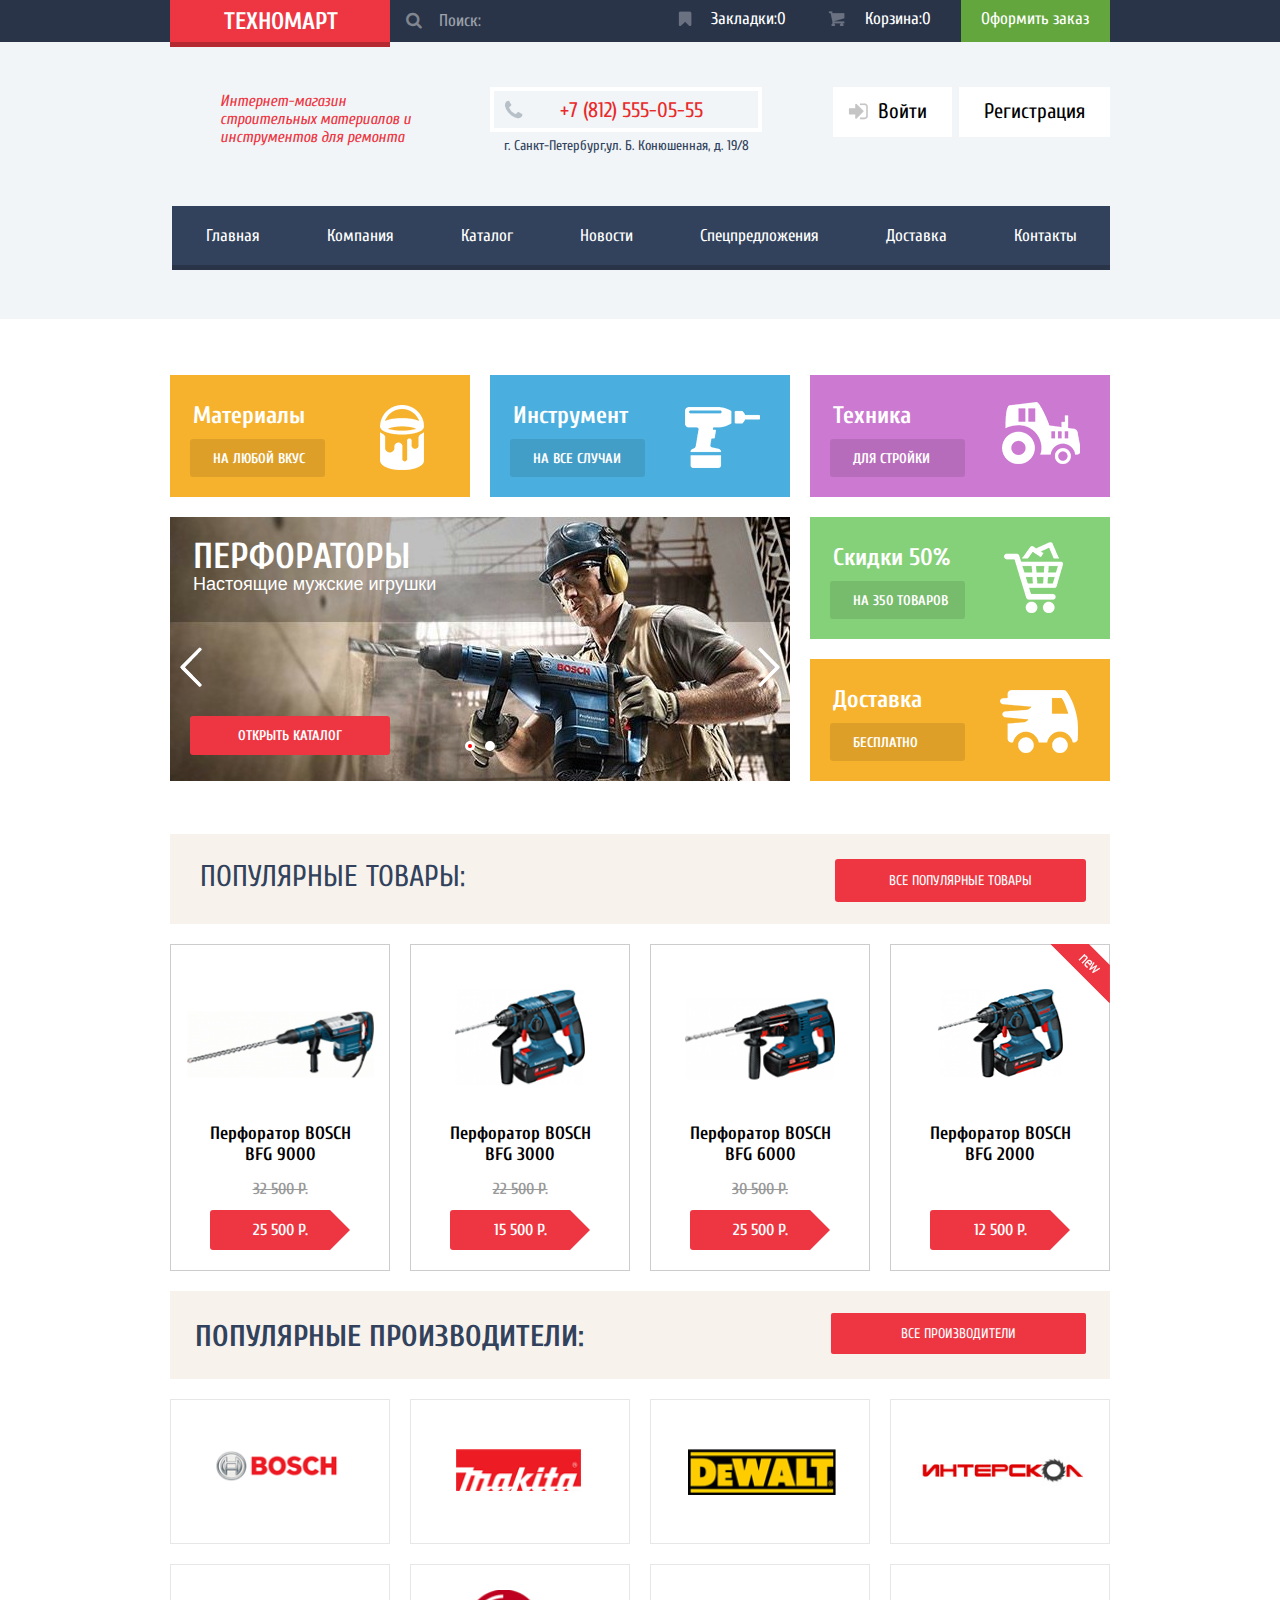
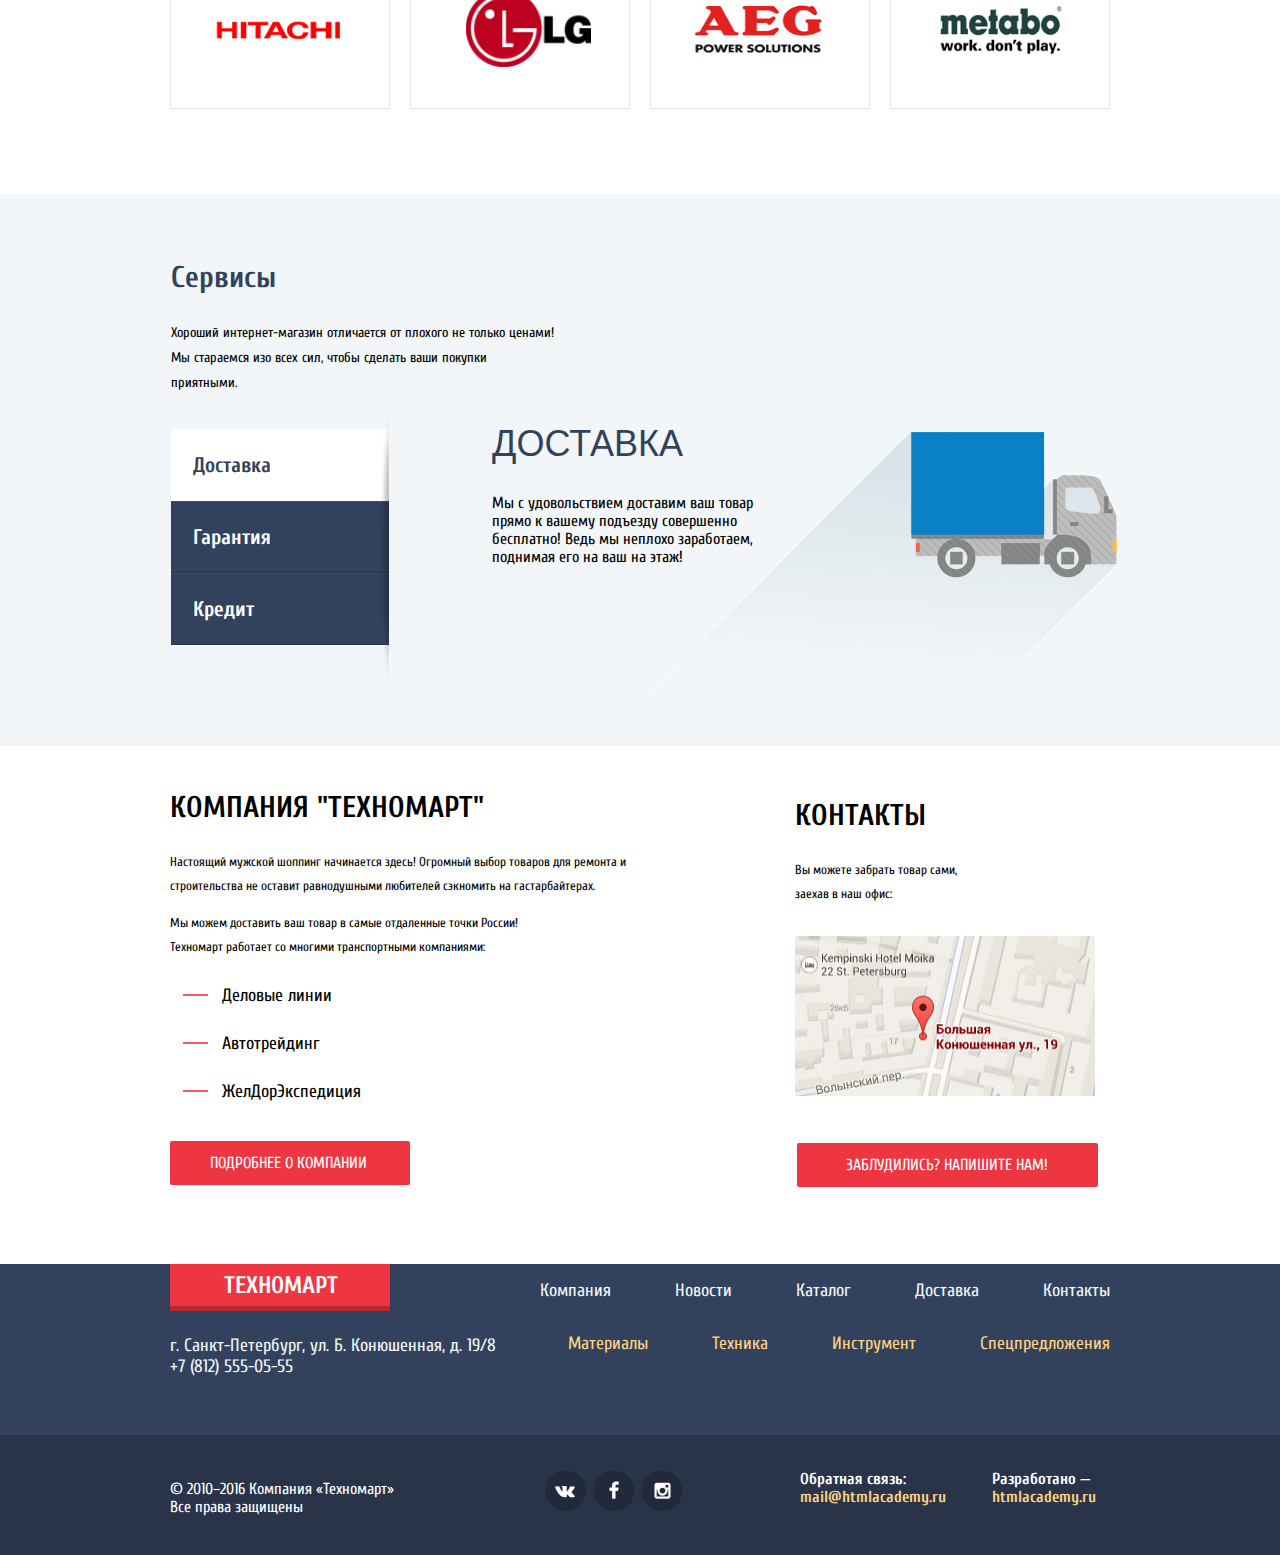
<file: index.html>
<!DOCTYPE html>
<html lang="ru">
    
    <head>
        <meta charset="utf-8">
        <title>Техномарт</title>
        <link href='https://fonts.googleapis.com/css?family=Cuprum:400,400italic,700,700italic&subset=latin,cyrillic' rel='stylesheet' type='text/css'>
        <link href='https://fonts.googleapis.com/css?family=PT+Sans:400,700&subset=latin,cyrillic' rel='stylesheet' type='text/css'>
        <link rel="stylesheet" href="css/normalize.css">
        <link rel="stylesheet" href="css/style.min.css">
    </head>
    
<body>
      
    <header class="main-header">
        <div class="top-navigator-line">
            <div class="container clearfix">
                <div class="top-navigation">
                    <h2 class="logo">ТЕХНОМАРТ</h2>
                    <div class="search-container">
                        <input class="search" type="search" placeholder="Поиск:">
                    </div>
                    <div class="top-navigation-menu">
                        <a class="checkout" href="#">Оформить заказ</a>
                        <a class="cart" href="#">Корзина:0</a>
                        <a class="favourites" href="#">Закладки:0</a>
                    </div>    
                </div>
            </div>
        </div> 
        
        <div class="second-header">
            <div class="container clearfix">
                <div class="main-info">
                    <span class="main-left-info">Интернет-магазин строительных материалов и инструментов для ремонта</span>
                    <address class="main-right-info-address">
                        <div class="main-right-info-number">
                            <span class="number">+7 (812) 555-05-55</span>
                        </div>
                            <span class="address">г. Санкт-Петербург,ул. Б. Конюшенная, д. 19/8</span>
                    </address>
                </div>
                <div class="user-block">
                    <a class="registration" href="#">Регистрация</a>
                    <a class="login" href="#">Войти</a>
                </div>
                
                <nav class="main-navigation">
                    <ul>
                        <li><a href="#">Главная</a></li>
                        <li><a href="#">Компания</a></li>
                        <li><a href="catalog.html">Каталог</a></li>
                        <li><a href="#">Новости</a></li>
                        <li><a href="#">Спецпредложения</a></li>
                        <li><a href="#">Доставка</a></li>
                        <li><a href="#">Контакты</a></li>
                    </ul>
                </nav>
            </div>
        </div>
    </header>
    
    <main class="main-content">
        <div class="container clearfix">
            <div class="materials">
                <div class="material">
                    <h4>Материалы</h4>
                    <a href="#">НА ЛЮБОЙ ВКУС</a>
                </div>

                <div class="material">
                    <h4>Инструмент</h4>
                    <a href="#">НА ВСЕ СЛУЧАИ</a>
                </div>

                <div class="material">
                    <h4>Техника</h4>
                    <a href="#">ДЛЯ СТРОЙКИ</a>
                </div>

                <div class="material">
                    <div class="next-arrow"><img src="img/icons/icon-next-arrow.png" width="22" height="40" alt="next-arrow"></div>
                    <div class="back-arrow"><img src="img/icons/icon-back-arrow.png" width="22" height="40" alt="back-arrow"></div>
                    <div class="perforator">
                        <div class="material-line">
                            <h4>ПЕРФОРАТОРЫ</h4>
                            <span>Настоящие мужские игрушки</span>
                        </div>
                    </div>
                    <div class="drill">
                        <div class="material-line">
                            <h4>ДРЕЛИ</h4>
                            <span>Соседям на радость</span>
                            <img src="img/slider/slider2.jpg" width="618" height="266" alt="drill">
                        </div>
                    </div>
                    <a href="catalog.html">ОТКРЫТЬ КАТАЛОГ</a>
                    <div class="slider-controls">
                        <i class="active"></i>
                        <i></i>
                    </div>
                </div>

                <div class="material">
                    <h4>Скидки 50%</h4>
                    <a href="#">НА 350 ТОВАРОВ</a>
                </div>

                <div class="material">
                    <h4>Доставка</h4>
                    <a href="#">БЕСПЛАТНО</a>
                </div>                
            </div>    
        </div>
    

    
        <div class="popular-goods">
            <div class="container clearfix">
                <div class="popular-goods-line">
                    <h3>ПОПУЛЯРНЫЕ ТОВАРЫ:</h3>
                    <a href="#">ВСЕ ПОПУЛЯРНЫЕ ТОВАРЫ</a>
                </div>
                <div class="pop-goods-items">

                    <article class="pop-goods-item">
                        <div class="actions">
                          <a href="#" class="buy">Купить</a>
                          <a href="#" class="bookmark">В закладки</a>
                        </div>
                        <div class="pop-goods-item-image">
                            <img src="img/goods/good1.png" width="187" height="135" alt="Перфоратор BOSCH BFG 9000">
                        </div>
                        <h4 class="title">Перфоратор BOSCH BFG 9000</h4>
                        <div class="discount">32 500 Р.</div>
                        <div class="price">25 500 Р.</div>
                    </article>

                    <article class="pop-goods-item">
                        <div class="actions">
                          <a href="#" class="buy">Купить</a>
                          <a href="#" class="bookmark">В закладки</a>
                        </div>
                        <div class="pop-goods-item-image">
                            <img src="img/goods/good2.png" width="130" height="120" alt="Перфоратор BOSCH BFG 3000">
                        </div>
                        <h4 class="title">Перфоратор BOSCH BFG 3000</h4>
                        <div class="discount">22 500 Р.</div>
                        <div class="price">15 500 Р.</div>
                    </article>

                    <article class="pop-goods-item">
                        <div class="actions">
                          <a href="#" class="buy">Купить</a>
                          <a href="#" class="bookmark">В закладки</a>
                        </div>
                        <div class="pop-goods-item-image">
                            <img src="img/goods/good3.png" width="150" height="125" alt="Перфоратор BOSCH BFG 6000">
                        </div>
                        <h4 class="title">Перфоратор BOSCH BFG 6000</h4>
                        <div class="discount">30 500 Р.</div>
                        <div class="price">25 500 Р.</div>
                    </article>

                    <article class="pop-goods-item">
                        <div class="actions">
                          <a href="#" class="buy">Купить</a>
                          <a href="#" class="bookmark">В закладки</a>
                        </div>
                        <div class="pop-goods-item-image new">
                            <img src="img/goods/good4.png" width="125" height="112" alt="Перфоратор BOSCH BFG 2000">
                        </div>
                        <h4 class="title">Перфоратор BOSCH BFG 2000</h4>
                        <div class="discount"></div>
                        <div class="price">12 500 Р.</div>
                    </article>

                    <div class="modal-cart close-modal-cart">
                        <div class="top-line"></div>
                        <a class="closecart-icon" href="#"><img src="img/icons/icon-write-to-us-close.png" width="23" height="23" alt="closecart-icon"></a>
                        <div class="check-mark"><img src="img/icons/icon-check-mark.png" width="66" height="66" alt="check-mark"></div>
                        <h3>Товар добавлен в корзину!</h3>
                        <div class="bottom-line">
                            <a href="#">ОФОРМИТЬ ЗАКАЗ</a>
                            <a class="continue-shopping" href="#">ПРЕДЛОЖИТЬ ПОКУПКИ</a>
                        </div>
                    </div>
                </div>    
            </div>
        </div>    
        
        <div class="popular-brands">
            <div class="container clearfix">
                <div class="popular-brands-line">
                    <h3 class="popular-brands-header">ПОПУЛЯРНЫЕ ПРОИЗВОДИТЕЛИ:</h3>
                    <a class="popular-brands-all" href="#">ВСЕ ПРОИЗВОДИТЕЛИ</a>
                </div>
                <div class="popular-brands-container">
                    <div class="brands">
                        <a href="#"><img class="brand1" src="img/brands/brand1.png" width="125" height="35" alt="Популярные производители"></a>
                    </div>
                    <div class="brands">
                        <a href="#"><img class="brand2" src="img/brands/brand2.png" width="125" height="42" alt="Популярные производители"></a>
                    </div> 
                    <div class="brands">
                        <a href="#"><img class="brand3" src="img/brands/brand3.png" width="148" height="46" alt="Популярные производители"></a>
                    </div>
                    <div class="brands">
                        <a href="#"><img class="brand4" src="img/brands/brand4.png" width="180" height="80" alt="Популярные производители"></a>
                    </div>
                    <div class="brands">
                        <a href="#"><img class="brand5" src="img/brands/brand5.png" width="147" height="27" alt="Популярные производители"></a>
                    </div>
                    <div class="brands">
                        <a href="#"><img class="brand6" src="img/brands/brand6.png" width="125" height="77" alt="Популярные производители"></a>
                    </div>
                    <div class="brands">
                        <a href="#"><img class="brand7" src="img/brands/brand7.png" width="140" height="70" alt="Популярные производители"></a>
                    </div>
                    <div class="brands">
                        <a href="#"><img class="brand8" src="img/brands/brand8.png" width="160" height="60" alt="Популярные производители"></a>
                    </div>
                </div>
            </div>    
        </div>
    </main> 
    
    <div class="services-and-delivery">
        <div class="container clearfix">
            <div class="services-delivery-block">
                <div class="services">
                    <h4>Сервисы</h4>
                    <p>Хороший интернет-магазин отличается от плохого не только ценами! Мы стараемся изо всех сил, чтобы сделать ваши покупки приятными.
                    </p>
                </div>
                <div class="services-and-delivery-menu">
                    <ul>
                        <li><a class="services-btn1 showservices" href="#">Доставка</a></li>
                        <li><a class="services-btn2" href="#">Гарантия</a></li>
                        <li><a class="services-btn3" href="#">Кредит</a></li>
                    </ul>    
                    <div class="sd-shadow"><img src="img/services-and-delivery/shadow.png" width="10" height="282" alt="sd-shadow"></div>
                </div>

                <div class="tab-content1">
                    <h4>Доставка</h4>
                    <p>Мы с удовольствием доставим ваш товар прямо к вашему подъезду совершенно бесплатно! Ведь мы неплохо заработаем, поднимая его на ваш на этаж! 
                    </p>
                </div>
                        
                <div class="tab-content2 closetab">
                    <h4>Гарантия</h4>
                    <p>Если купленный у нас товар поломается или заискрит,а также в случае пожара, спровоцированного его возгаранием,  вы всегда можете быть уверены в нашей гарантии. Мы обменяем сгоревший товар на новый. Дом уж восстановите как-нибудь сами.</p>
                </div>                    
                    
            
                <div class="tab-content3 closetab">
                    <h4>Кредит</h4>
                    <p>Залезть в долговую яму стало проще! Кредитные консультанты придут вам на помощь.</p>

                    <a class="send-request" href="#">ОТПРАВИТЬ ЗАЯВКУ</a>
                    
                </div>
            </div>
        </div>     
    </div>
    
    <div class="about">
        <div class="container clearfix">
            <div class="company-contacts">
                <div class="company-tehnomart">
                    <h3 class="company-tehnomart-header">КОМПАНИЯ "ТЕХНОМАРТ"</h3>
                    <p>Настоящий мужской шоппинг начинается здесь! Огромный выбор товаров для ремонта и строительства не оставит равнодушными любителей сэкномить на гастарбайтерах. 
                    </p>
                    <p>Мы можем доставить ваш товар в самые отдаленные точки России! <br>Техномарт работает со многими транспортными компаниями: 
                    </p>

                    <div class="dash1"></div>
                    <div class="dash2"></div>
                    <div class="dash3"></div>

                    <ul>
                        <li>Деловые линии</li>
                        <li>Автотрейдинг</li>
                        <li>ЖелДорЭкспедиция</li>
                    </ul>
                </div>  

                <a class="about-company" href="#">ПОДРОБНЕЕ О КОМПАНИИ</a>

                <div class="contacts">
                    <h3 class="contacts-header">КОНТАКТЫ</h3>
                    <span>Вы можете забрать товар сами, <br>заехав в наш офис:</span>
                    <a class="map-link" href="#"><img src="img/about/map.jpg" width="300" height="160" alt="Наш офис"></a>
                </div>

                <div class="modal-map close-map">   
                    <iframe src="https://www.google.com/maps/embed?pb=!1m18!1m12!1m3!1d1998.598942412363!2d30.32089461564032!3d59.938796869048495!2m3!1f0!2f0!3f0!3m2!1i1024!2i768!4f13.1!3m3!1m2!1s0x4696310fca5ba729%3A0xea9c53d4493c879f!2z0JHQvtC70YzRiNCw0Y8g0JrQvtC90Y7RiNC10L3QvdCw0Y8g0YPQuy4sIDE5LCDQodCw0L3QutGCLdCf0LXRgtC10YDQsdGD0YDQsywg0KDQvtGB0YHQuNGPLCAxOTExODY!5e0!3m2!1sru!2sua!4v1463002867589" width="940" height="470"  allowfullscreen></iframe>
                    <a class="closemap-icon" href="#"><img src="img/icons/icon-write-to-us-close.png" width="23" height="23" alt="closemap-icon"></a>
                </div>

                <a class="write-to-us" href="write-to-us.html">ЗАБЛУДИЛИСЬ? НАПИШИТЕ НАМ!</a>

                <div class="write-to-us-block">
                    <div class="top-line"></div>
                    <a class="write-to-us-close" href="#"><img src="img/icons/icon-write-to-us-close.png" width="23" height="23" alt="write-to-us-close"></a>
                    <section>
                        <div class="your-name">
                            Ваше имя:
                            <br><input name="name" type="text" placeholder="Представтесь, пожалуйста">
                        </div>
                        <div class="your-email">
                            Ваш e-mail:
                            <br><input type="text" placeholder="Для отправки ответа">
                        </div>
                        <div class="text-message">
                            Текст письма:
                            <br><textarea placeholder="В свободной форме"></textarea>
                        </div>
                    </section>
                    <div class="write-to-us-submit">
                        <input type="submit">
                    </div>
                </div>
            </div>
        </div>
    </div>  
    
    <footer>
        <div class="first-footer">
            <div class="container clearfix">
                <h2 class="logo">ТЕХНОМАРТ</h2>

                <nav class="first-footer-nav-one">
                    <ul>
                        <li><a href="#">Компания</a></li>
                        <li><a href="#">Новости</a></li>
                        <li><a href="catalog.html">Каталог</a></li>
                        <li><a href="#">Доставка</a></li>
                        <li><a href="#">Контакты</a></li>
                    </ul>
                </nav>

                <nav class="first-footer-nav-two">
                    <ul>
                        <li><a href="#">Материалы</a></li>
                        <li><a href="#">Техника</a></li>
                        <li><a href="#">Инструмент</a></li>
                        <li><a href="#">Спецпредложения</a></li>
                    </ul>
                </nav>
                <section class="first-footer-info">г. Санкт-Петербург, ул. Б. Конюшенная, д. 19/8 <br>+7 (812) 555-05-55</section>
            </div>
        </div>
        
        <div class="second-footer">
            <div class="container clearfix">

                <section class="second-footer-copyright">
                    <div class="copyright">© 2010–2016 Компания «Техномарт» <br>Все права защищены</div>
                </section>

                <section class="social">
                    <a class="social-btn-vk" href="#"></a>
                    <a class="social-btn-fb" href="#"></a>
                    <a class="social-btn-inst" href="#"></a>
                </section>
                
                <section class="feedback-designed">
                    <div class="feedback">
                        Обратная связь:
                        <a href="mailto:mail@htmlacademy.ru"><br>mail@htmlacademy.ru</a>
                    </div>
                    <div class="designed">
                        Разработано —
                        <a href="htmlacademy.ru"><br>htmlacademy.ru</a>
                    </div>
                </section>
            </div>
        </div>    
    </footer>
<script src="js/jquery.js"></script>  
<script src="js/script.min.js"></script>
</body>
</html>
</file>
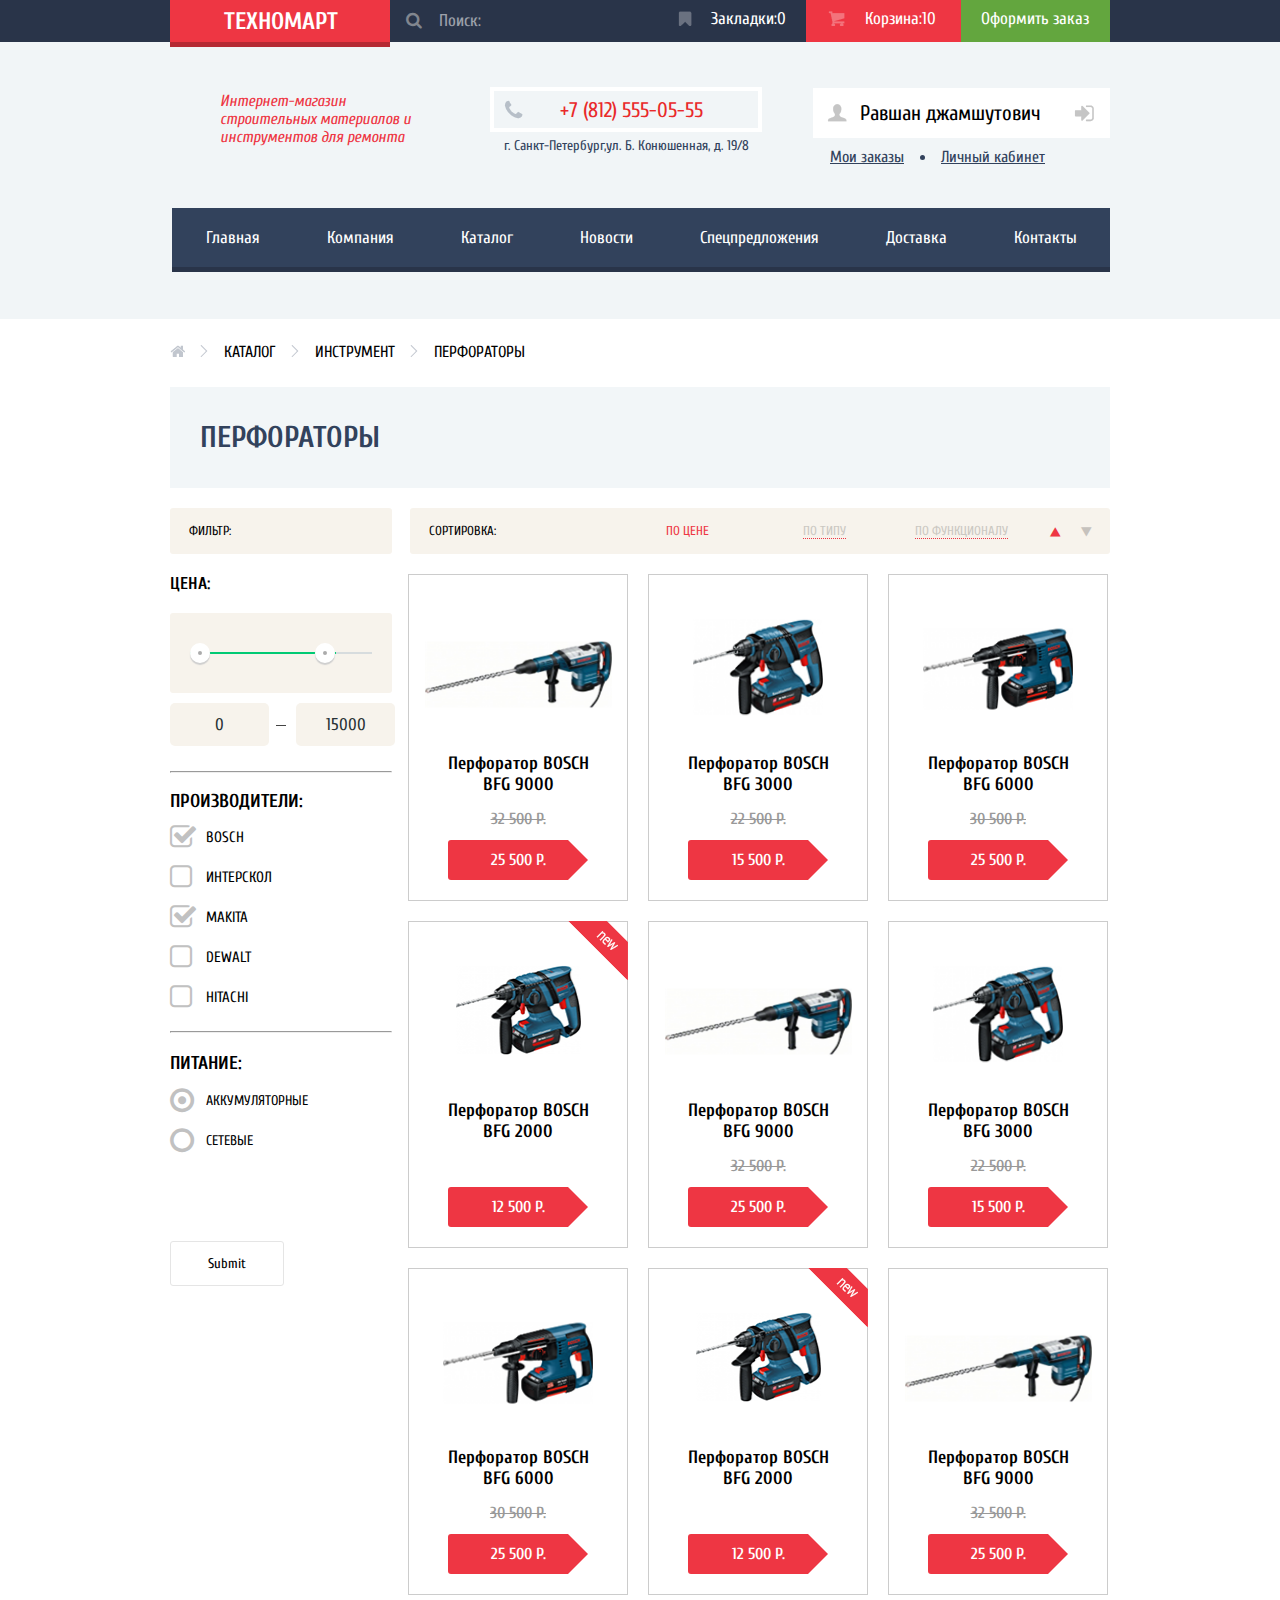
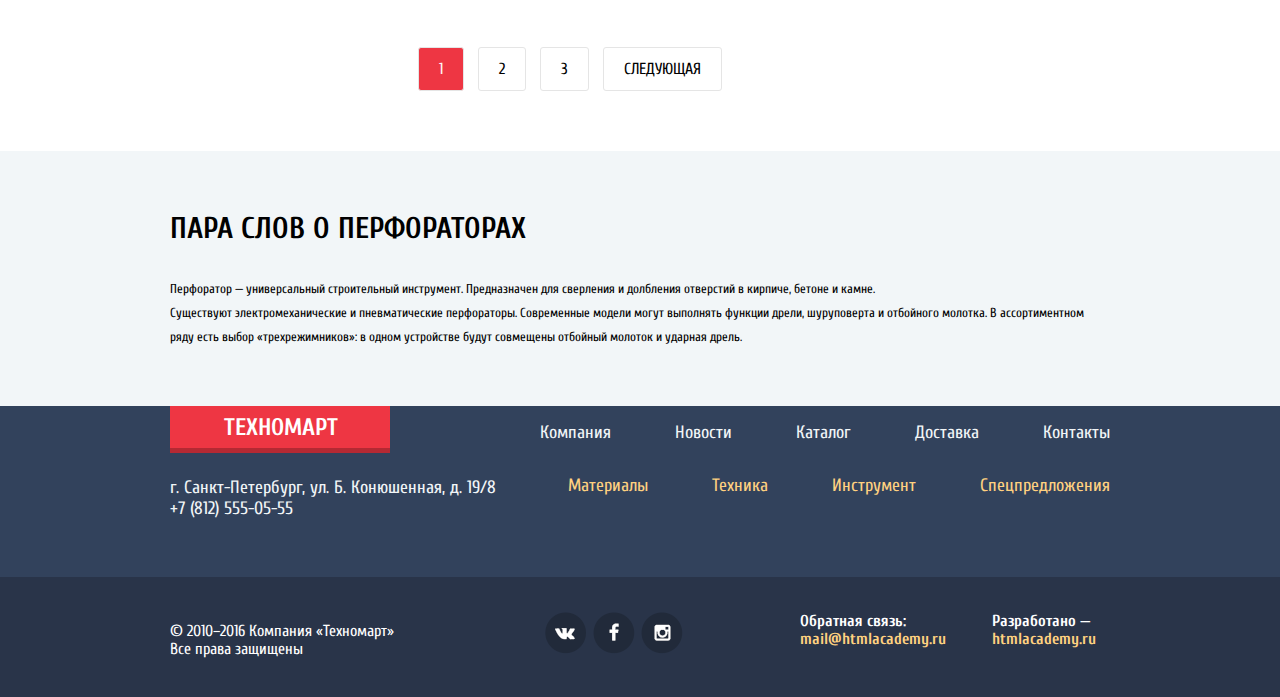
<file: catalog.html>
<!DOCTYPE html>
<html lang="ru">
    
<head>
    <meta charset="utf-8">
    <title>Техномарт</title>
    <link href='https://fonts.googleapis.com/css?family=Cuprum:400,400italic,700,700italic&subset=latin,cyrillic' rel='stylesheet' type='text/css'>
    <link href='https://fonts.googleapis.com/css?family=PT+Sans:400,700&subset=latin,cyrillic' rel='stylesheet' type='text/css'>
    <link rel="stylesheet" href="css/normalize.css">
    <link rel="stylesheet" href="css/style.min.css">
</head>
    
<body>
      
    <header class="main-header">
        <div class="top-navigator-line">
            <div class="container clearfix">
                <div class="top-navigation">
                    <a href="index.html"><h2 class="logo">ТЕХНОМАРТ</h2></a>
                    <div class="search-container">
                        <input class="search" type="search" placeholder="Поиск:">
                    </div>
                    <div class="top-navigation-menu">
                        <a class="checkout" href="#">Оформить заказ</a>
                        <a class="cart-catalog" href="#">Корзина:10</a>
                        <a class="favourites" href="#">Закладки:0</a>
                    </div>    
                </div>
            </div>
        </div> 
        
        <div class="second-header">
            <div class="container clearfix">
                <div class="main-info">
                    <span class="main-left-info">Интернет-магазин строительных материалов и инструментов для ремонта</span>
                    <address class="main-right-info-address">
                        <div class="main-right-info-number">
                            <span class="number">+7 (812) 555-05-55</span>
                        </div>
                            <span class="address">г. Санкт-Петербург,ул. Б. Конюшенная, д. 19/8</span>
                    </address>
                </div>
                    <div class="user-block-catalog">
                        <a class="user" href="#">Равшан джамшутович</a>
                        <a class="my-orders" href="#">Мои заказы</a>
                        <div class="point">
                        </div>
                        <a class="personal-cabinet" href="#">Личный кабинет</a>
                    </div>
                <div class="container clearfix">
                    <nav class="main-navigation">
                        <ul>
                            <li><a href="index.html">Главная</a></li>
                            <li><a href="#">Компания</a></li>
                            <li><a href="#">Каталог</a></li>
                            <li><a href="#">Новости</a></li>
                            <li><a href="#">Спецпредложения</a></li>
                            <li><a href="#">Доставка</a></li>
                            <li><a href="#">Контакты</a></li>
                        </ul>
                    </nav>
                </div>
            </div>
        </div>
    </header>

    <main>
        <div class="container clearfix">
            <div class="breadcrumbs-container">
                <ul>
                    <li class="breadcrumbs-icon"><img src="img/icons/icon-breadcrumbs-home.png" width="15" height="12" alt="breadcrumbs-icon"></li>
                    <li class="breadcrumbs-bracket"><img src="img/icons/icon-bracket.png" width="8" height="12" alt="breadcrumbs-bracket"></li>
                    <li>КАТАЛОГ</li>
                    <li class="breadcrumbs-bracket"><img src="img/icons/icon-bracket.png" width="8" height="12" alt="breadcrumbs-bracket"></li>
                    <li>ИНСТРУМЕНТ</li>
                    <li class="breadcrumbs-bracket"><img src="img/icons/icon-bracket.png" width="8" height="12" alt="breadcrumbs-bracket"></li>
                    <li>ПЕРФОРАТОРЫ</li>
                </ul>
            </div>
            <div class="product-header">
                <h1>ПЕРФОРАТОРЫ</h1>
            </div>
            <div class="filter-container">
                <div class="filter">ФИЛЬТР:</div>
                <h3 class="filter-header-price">ЦЕНА:</h3>
                <div class="filter-range">
                    <div class="range-controls">
                        <div class="scale-container">
                            <div class="scale">
                                <div class="bar"></div>
                            </div>
                            <div class="toggle toggle-min"></div>
                            <div class="toggle toggle-max"></div>
                        </div>
                        <div class="price-controls">
                            <label class="min-price"> <input name="min-price" type="text" value="0"></label>
                            <div class="price-dash"></div>
                            <label class="max-price"> <input name="max-price" type="text" value="15000"></label>
                        </div>
                    </div>
                    <hr class="hr-range-controls">

                    <h3 class="filter-header-producers">ПРОИЗВОДИТЕЛИ:</h3>
                    <form>
                        <div class="checkbox-filter">
                            
                                <input class="ch" type="checkbox" id="ch1" checked>
                                <label for="ch1">BOSCH</label>
                                <input class="ch" type="checkbox" id="ch2">
                                <label for="ch2">ИНТЕРСКОЛ</label>
                                <input class="ch" type="checkbox" id="ch3" checked>
                                <label for="ch3">MAKITA</label>
                                <input class="ch" type="checkbox" id="ch4">
                                <label for="ch4">DEWALT</label>
                                <input class="ch" type="checkbox" id="ch5">
                                <label for="ch5">HITACHI</label>
                            
                        </div>

                        <hr class="hr-checkbox-filter">

                        <h3 class="filter-header-power">ПИТАНИЕ:</h3>

                        <div class="radio-btn-control">
                        
                            <input class="rd" type="radio" id="rb1" checked>
                            <label for="rb1">АККУМУЛЯТОРНЫЕ</label>
                            <input class="rd" type="radio" id="rb2">
                            <label for="rb2">СЕТЕВЫЕ</label>
                        
                        </div>
                        <input class="show-btn" type="submit" name="ПОКАЗАТЬ">
                    </form>
                </div>
            </div>

            <div class="sorting-line">
                <div class="sorting-header">СОРТИРОВКА:</div>
                    <div class="sorting">
                        <ul>
                            <li class="sort-active"><a href="#">ПО ЦЕНЕ</a></li>
                            <li><a href="#">ПО ТИПУ</a></li>
                            <li><a href="#">ПО ФУНКЦИОНАЛУ</a></li>
                        </ul>
                    </div>
                <div class="up-down-dir">
                    <div class="up-dir up-dir-active"><a title="up-dir" href="#"></a></div>
                    <div class="down-dir"><a title="down-dir" href="#"></a></div>
                </div>
            </div>

            <div class="content">
                <div class="content-items">
                    <article class="pop-goods-item">
                        <div class="actions">
                          <a href="#" class="buy">Купить</a>
                          <a href="#" class="bookmark">В закладки</a>
                        </div>
                        <div class="pop-goods-item-image">
                            <img src="img/goods/good1.png" width="187" height="135" alt="Перфоратор BOSCH BFG 9000">
                        </div>
                        <h4 class="title">Перфоратор BOSCH BFG 9000</h4>
                        <div class="discount">32 500 Р.</div>
                        <div class="price">25 500 Р.</div>
                    </article>

                    <article class="pop-goods-item">
                        <div class="actions">
                          <a href="#" class="buy">Купить</a>
                          <a href="#" class="bookmark">В закладки</a>
                        </div>
                        <div class="pop-goods-item-image">
                            <img src="img/goods/good2.png" width="130" height="120" alt="Перфоратор BOSCH BFG 3000">
                        </div>
                        <h4 class="title">Перфоратор BOSCH BFG 3000</h4>
                        <div class="discount">22 500 Р.</div>
                        <div class="price">15 500 Р.</div>
                    </article>

                    <article class="pop-goods-item">
                        <div class="actions">
                          <a href="#" class="buy">Купить</a>
                          <a href="#" class="bookmark">В закладки</a>
                        </div>
                        <div class="pop-goods-item-image">
                            <img src="img/goods/good3.png" width="150" height="125" alt="Перфоратор BOSCH BFG 6000">
                        </div>
                        <h4 class="title">Перфоратор BOSCH BFG 6000</h4>
                        <div class="discount">30 500 Р.</div>
                        <div class="price">25 500 Р.</div>
                    </article>

                    <article class="pop-goods-item indent">
                        <div class="actions">
                          <a href="#" class="buy">Купить</a>
                          <a href="#" class="bookmark">В закладки</a>
                        </div>
                        <div class="pop-goods-item-image new">
                            <img src="img/goods/good4.png" width="125" height="112" alt="Перфоратор BOSCH BFG 2000">
                        </div>
                        <h4 class="title">Перфоратор BOSCH BFG 2000</h4>
                        <div class="discount"></div>
                        <div class="price">12 500 Р.</div>
                    </article>

                    <article class="pop-goods-item">
                        <div class="actions">
                          <a href="#" class="buy">Купить</a>
                          <a href="#" class="bookmark">В закладки</a>
                        </div>
                        <div class="pop-goods-item-image">
                            <img src="img/goods/good1.png" width="187" height="135" alt="Перфоратор BOSCH BFG 9000">
                        </div>
                        <h4 class="title">Перфоратор BOSCH BFG 9000</h4>
                        <div class="discount">32 500 Р.</div>
                        <div class="price">25 500 Р.</div>
                    </article>

                    <article class="pop-goods-item">
                        <div class="actions">
                          <a href="#" class="buy">Купить</a>
                          <a href="#" class="bookmark">В закладки</a>
                        </div>
                        <div class="pop-goods-item-image">
                            <img src="img/goods/good2.png" width="130" height="120" alt="Перфоратор BOSCH BFG 3000">
                        </div>
                        <h4 class="title">Перфоратор BOSCH BFG 3000</h4>
                        <div class="discount">22 500 Р.</div>
                        <div class="price">15 500 Р.</div>
                    </article>

                    <article class="pop-goods-item indent">
                        <div class="actions">
                          <a href="#" class="buy">Купить</a>
                          <a href="#" class="bookmark">В закладки</a>
                        </div>
                        <div class="pop-goods-item-image">
                            <img src="img/goods/good3.png" width="150" height="125" alt="Перфоратор BOSCH BFG 6000">
                        </div>
                        <h4 class="title">Перфоратор BOSCH BFG 6000</h4>
                        <div class="discount">30 500 Р.</div>
                        <div class="price">25 500 Р.</div>
                    </article>

                    <article class="pop-goods-item">
                        <div class="actions">
                          <a href="#" class="buy">Купить</a>
                          <a href="#" class="bookmark">В закладки</a>
                        </div>
                        <div class="pop-goods-item-image new">
                            <img src="img/goods/good4.png" width="125" height="112" alt="Перфоратор BOSCH BFG 2000">
                        </div>
                        <h4 class="title">Перфоратор BOSCH BFG 2000</h4>
                        <div class="discount"></div>
                        <div class="price">12 500 Р.</div>
                    </article>

                    <article class="pop-goods-item">
                        <div class="actions">
                          <a href="#" class="buy">Купить</a>
                          <a href="#" class="bookmark">В закладки</a>
                        </div>
                        <div class="pop-goods-item-image">
                            <img src="img/goods/good1.png" width="187" height="135" alt="Перфоратор BOSCH BFG 9000">
                        </div>
                        <h4 class="title">Перфоратор BOSCH BFG 9000</h4>
                        <div class="discount">32 500 Р.</div>
                        <div class="price">25 500 Р.</div>
                    </article>
                </div>
                <div class="modal-cart close-modal-cart">
                        <div class="top-line"></div>
                        <a class="closecart-icon" href="#"><img src="img/icons/icon-write-to-us-close.png" width="23" height="23" alt="closecart-icon"></a>
                        <div class="check-mark"><img src="img/icons/icon-check-mark.png" width="66" height="66" alt="check-mark"></div>
                        <h3>Товар добавлен в корзину!</h3>
                        <div class="bottom-line">
                            <a href="#">ОФОРМИТЬ ЗАКАЗ</a>
                            <a class="continue-shopping" href="#">ПРЕДЛОЖИТЬ ПОКУПКИ</a>
                        </div>
                </div>
                <div class="pages">
                    <ul>
                        <li class="page-active"><a class="first-page" href="#">1</a></li>
                        <li><a href="#">2</a></li>
                        <li><a href="#">3</a></li>
                        <li><a class="next-page" href="#">СЛЕДУЮЩАЯ</a></li>
                    </ul>
                </div>
            </div>
        </div> 

        <div class="about-goods">
            <div class="container clearfix">
                <h5>ПАРА СЛОВ О ПЕРФОРАТОРАХ</h5>
                <p>
                    Перфоратор — универсальный строительный инструмент. Предназначен для сверления и долбления отверстий в кирпиче, бетоне и камне.<br>Существуют электромеханические и пневматические перфораторы. Современные модели могут выполнять функции дрели, шуруповерта и отбойного молотка. В ассортиментном ряду есть выбор «трехрежимников»: в одном устройстве будут совмещены отбойный молоток и ударная дрель.
                </p>
            </div>
        </div>  
    </main>


    <footer>
        <div class="first-footer">
            <div class="container clearfix">
                <a href="index.html"><h2 class="logo">ТЕХНОМАРТ</h2></a>

                <nav class="first-footer-nav-one">
                    <ul>
                        <li><a href="#">Компания</a></li>
                        <li><a href="#">Новости</a></li>
                        <li><a href="catalog.html">Каталог</a></li>
                        <li><a href="#">Доставка</a></li>
                        <li><a href="#">Контакты</a></li>
                    </ul>
                </nav>

                <nav class="first-footer-nav-two">
                    <ul>
                        <li><a href="#">Материалы</a></li>
                        <li><a href="#">Техника</a></li>
                        <li><a href="#">Инструмент</a></li>
                        <li><a href="#">Спецпредложения</a></li>
                    </ul>
                </nav>
                <section class="first-footer-info">г. Санкт-Петербург, ул. Б. Конюшенная, д. 19/8 <br>+7 (812) 555-05-55</section>
            </div>
        </div>
        
        <div class="second-footer">
            <div class="container clearfix">

                <section class="second-footer-copyright">
                    <div class="copyright">© 2010–2016 Компания «Техномарт» <br>Все права защищены</div>
                </section>

                <section class="social">
                    <a class="social-btn-vk" href="#"></a>
                    <a class="social-btn-fb" href="#"></a>
                    <a class="social-btn-inst" href="#"></a>
                </section>
                
                <section class="feedback-designed">
                    <div class="feedback">
                        Обратная связь:
                        <a href="mailto:mail@htmlacademy.ru"><br>mail@htmlacademy.ru</a>
                    </div>
                    <div class="designed">
                        Разработано —
                        <a href="htmlacademy.ru"><br>htmlacademy.ru</a>
                    </div>
                </section>
            </div>
        </div>    
    </footer>

<script src="js/jquery.js"></script>  
<script src="js/script.min.js"></script>
</body>
</html>
</file>
<file: css/style.min.css>
body{min-width:960px;font-family:"Cuprum",Arial,sans-serif}@font-face{font-weight:400;font-style:normal;font-family:"symbols-technomart";src:url(../fonts/symbols-technomart.woff) format("woff"),url(../fonts/symbols-technomart.woff2) format("woff2")}[class*=" icon-"]::before,[class^=icon-]::before{display:inline-block;vertical-align:middle;width:1em;margin-right:.2em;margin-left:.2em;font-weight:400;line-height:1em;font-family:"symbols-technomart";text-align:center;text-transform:none;text-decoration:inherit;font-style:normal;font-variant:normal;speak:none}.icon-left::before{content:"\3c"}.icon-right::before{content:"\3e"}.icon-basket::before{content:"\62"}.icon-facebook::before{content:"\66"}.icon-twitter::before{content:"\74"}.icon-vk::before{content:"\76"}.icon-up::before{content:"\2c4"}.icon-down::before{content:"\2c5"}.icon-left-big::before{content:"\2190"}.icon-right-big::before{content:"\2192"}.icon-login::before{content:"\2386"}.icon-logout::before{content:"\241b"}.icon-up-dir::before{content:"\25b2"}.icon-down-dir::before{content:"\25bc"}.icon-circle::before{content:"\25cb"}.icon-circle-dot::before{content:"\25cf"}.icon-star::before{content:"\2605"}.icon-check-off::before{content:"\2610"}.icon-check-on::before{content:"\2611"}.icon-youtube::before{content:"\f39e"}.icon-home::before{content:"🏠"}.icon-user::before{content:"👨"}.icon-phone::before{content:"📞"}.icon-instagramm::before{content:"📷"}.icon-search::before{content:"\1f50d"}.icon-bookmark::before{content:"🔖"}.top-navigator-line{height:42px;background-color:#293449}.container{width:940px;margin:0 auto;padding:0}.clearfix::after{content:"";display:table;clear:both}.top-navigation{height:42px}.logo{display:block;width:166px;height:34px;margin-top:0;padding-top:8px;padding-left:54px;border-bottom:5px solid #b52933;font-size:24px;float:left;color:#fff;background-color:#ee3643}.logo:hover{background-color:#ca2c37}.logo:active{background-color:#ba2732}.search-container{float:left;position:relative;height:42px;width:258px}.white-sc{background-color:#fff}.icon-red::before,.search-container::before{font-family:"symbols-technomart";position:absolute;content:"\1f50d";top:11px;left:16px;width:17px;height:17px;font-size:17px;color:#81868f}.search-container:hover::before{color:#fff}.icon-red::before{top:13px;left:13px;color:#ee3643}.icon-red:hover::before{color:#ee3643}.search{display:block;float:left;margin-left:47px;margin-top:10px;border-style:none;background-color:#293449;border-color:#293449;font-size:17px;color:#fff;outline:none}.white-search{background-color:#fff;color:#000}.top-navigation-menu{position:relative;float:right;width:462px;height:42px}.top-navigation-menu .cart-catalog,.top-navigation-menu a{display:inline-block;float:right;height:33px;padding-top:9px;font-size:17px;color:#fff;text-decoration:none;vertical-align:middle}.top-navigation-menu .cart-catalog{width:66px;background-color:#ee3643}.top-navigation-menu .cart-catalog:hover{background-color:#ee3643}.top-navigation-menu a:hover{background-color:#212a3a}.top-navigation-menu a:active{background-color:#161d29;opacity:.5}.top-navigation-menu a:nth-child(1){height:33px;padding-left:20px;padding-right:21px;padding-top:9px;font-size:17px;color:#fff;background-color:#63a63e;text-decoration:none}.top-navigation-menu a:hover:nth-child(1){background-color:#5fbb2d}.top-navigation-menu a:active:nth-child(1){background-color:#518534;opacity:.5}.top-navigation-menu a:nth-child(2){padding-left:59px;padding-right:30px}.top-navigation-menu a:nth-child(3){padding-left:62px;padding-right:20px}.favourites{margin-left:0}.favourites::before{content:"";position:absolute;top:6px;left:30px;width:20px;height:20px;background-color:#fff;background:url(../img/icons/icon-favourites.png) no-repeat;background-position:0 5px;opacity:.3}.favourites:hover::before{opacity:1}.favourites:active::before{opacity:.5}.cart-catalog::before,.cart::before{content:"";position:absolute;top:6px;left:180px;width:20px;height:20px;background-color:#fff;background:url(../img/icons/icon-cart.png) no-repeat;background-position:0 5px;opacity:.3}.cart-catalog:hover::before,.cart:hover::before{opacity:1}.cart:active::before{opacity:.5}.second-header{height:277px;background-color:#f1f5f7}.main-info{float:left;padding:0;margin-top:-25px;width:612px;height:122px;display:table;clear:both}.main-left-info{display:block;float:left;margin-left:50px;margin-top:50px;width:202px;height:68px;font-size:16px;font-style:italic;color:#ee3643}.main-right-info-address{display:block;float:left;margin-top:45px;margin-left:68px;width:290px;height:70px}.address,.number{display:block;float:left;font-style:normal}.number{position:relative;padding-top:7px;border:4px solid #fff;padding-left:66px;width:198px;height:30px;color:#e9292a;font-size:21px}.number::before{content:"";position:absolute;top:9px;left:10px;width:20px;height:20px;background-color:#fff;background:url(../img/icons/icon-phone.png) no-repeat;opacity:1}.address{padding-left:1px;padding-right:1px;margin-top:5px;margin-left:13px;width:253px;height:15px;font-size:14px;color:#32425c}.user-block{float:right;margin-top:20px;width:300px;height:52px}.user-block a{display:block;position:relative;float:right;margin-left:7px;text-decoration:none;font-size:21px;color:#000;background-color:#fff}.user-block a:hover{color:#ee3643}.user-block a:active{color:#000;opacity:.3}.registration{padding:12px 25px 14px}.login{padding:12px 25px 14px 45px}.login::before{background-color:#fff;background:url(../img/icons/icon-login.png) no-repeat}.login::before,.login:active::before,.login:hover::before{content:"";position:absolute;top:16px;left:15px;width:20px;height:20px}.login:hover::before{background:url(../img/icons/icon-login-hover.png) no-repeat}.login:active::before{background:url(../img/icons/icon-login-active.png) no-repeat}.main-navigation{float:left;width:940px;height:60px;margin-top:42px}.main-navigation ul{padding:0;list-style:none;font-size:0;margin:0 0 0 2px}.main-navigation li{display:inline-block;vertical-align:middle}.main-navigation a{display:block;padding:20px 33px 20px 34px;color:#fff;font-family:"Cuprum",Arial,sans-serif;text-decoration:none;background-color:#32425c;font-size:17px;border-bottom:5px solid #293449}.main-navigation a:hover{background:#293449}.main-navigation a:active{background:#1d2739}.materials{width:941px;margin-top:56px}.material{position:relative;float:left;width:300px;height:122px;margin-left:20px}.materials a{display:block;width:112px;margin-top:8px;margin-left:20px;padding-top:11px;padding-bottom:10px;padding-left:23px;text-decoration:none;background-color:rgba(0,0,0,.1);font-size:14px;border-radius:3px;font-weight:700;color:#fff;font-family:"Cuprum Bold","Cuprum",Arial,sans-serif}.materials a:hover{background-color:rgba(0,0,0,.2)}.materials a:active{background-color:rgba(0,0,0,.3)}.material-line{padding-top:25px;margin-top:0;height:104px}.drill h4,.materials h4{padding:0;margin-top:26px;margin-left:23px;margin-bottom:0;font-size:24px;line-height:30px;color:#fff;font-weight:700;font-family:"Cuprum Bold","Cuprum",Arial,sans-serif}.drill{display:none}.drill span,.materials span{font-family:"PTSans Regular",Arial,sans-serif;padding:0;margin-left:23px;font-size:18px;line-height:24px;color:#fff}.material:nth-child(4) a{background-color:#ee3643;font-size:14px;line-height:18px;color:#fff;padding:11px 44px 10px;text-align:center;margin-top:70px;opacity:1}.material:nth-child(4) a:hover{background-color:#ca2c37}.material:nth-child(4) a:active{background-color:#ba2732}.material:nth-child(1){margin-left:0;background-color:#f6b22d}.material:nth-child(1)::before{content:"";position:absolute;top:30px;right:42px;width:48px;height:68px;background-color:#fff;background:url(../img/icons/icon-material-1.png) no-repeat}.material:nth-child(2){background-color:#4aafde}.material:nth-child(2)::before,.material:nth-child(3)::before{content:"";position:absolute;width:78px;height:64px;background-color:#fff}.material:nth-child(2)::before{background:url(../img/icons/icon-material-2.png) no-repeat;top:32px;right:27px}.material:nth-child(3){background-color:#cc79d1}.material:nth-child(3)::before{top:27px;right:30px;background:url(../img/icons/icon-material-3.png) no-repeat}.material:nth-child(4){float:left;width:620px;height:264px;margin-top:20px;margin-left:0;background-color:#403a3a;background-image:url(../img/slider/slider1.jpg)}.back-arrow,.next-arrow{position:absolute;top:130px;background-color:#fff}.next-arrow{right:10px;background:url(../img/icons/icon-next-arrow.png) no-repeat}.back-arrow{left:10px;background:url(../img/icons/icon-back-arrow.png) no-repeat}.slider-controls{position:absolute;bottom:35px;left:50%;width:200px;height:10px;margin-left:-100px;text-align:center}.slider-controls i{display:inline-block;width:4px;height:4px;margin:0 3px;background:#fff;border:3px solid #fff;border-radius:50%;cursor:pointer;vertical-align:middle}.slider-controls .active{background:red}.material:nth-child(4) h4{margin-top:0;font-size:36px;line-height:30px;opacity:1}.material:nth-child(5),.material:nth-child(6){float:left;margin-top:20px;margin-left:20;background-color:#85d179}.material:nth-child(5)::before{content:"";position:absolute;top:25px;right:44px;width:62px;height:72px;background-color:#fff;background:url(../img/icons/icon-material-5.png) no-repeat}.material:nth-child(6){background-color:#f6b22d}.material:nth-child(6)::before{content:"";position:absolute;top:31px;right:30px;width:80px;height:66px;background-color:#fff;background:url(../img/icons/icon-material-6.png) no-repeat}.popular-goods-line{position:relative;height:90px;width:940px;margin-top:53px;background-color:#f7f3ec}.popular-goods-line a{display:block;position:absolute;top:25px;right:24px;padding:13px 54px;font-size:14px;border-radius:3px;background-color:#ee3643;color:#fff;text-decoration:none}.popular-goods-line a:hover{background-color:#ca2c37}.popular-goods-line a:active{background-color:#ba2732}.popular-goods-line h3{display:block;position:absolute;top:28px;left:30px;margin:0;font-size:30px;line-height:30px;font-weight:400;color:#32425c}.pop-goods-item{float:left;margin-left:20px;margin-top:20px;font-weight:600;position:relative;width:218px;text-align:center;border:1px solid #ccc}.pop-goods-item:hover{box-shadow:0 10px 20px rgba(41,52,73,.5);-webkit-transition:.3s;-moz-transition:.3s;transition:.3s}.pop-goods-item:nth-child(1){margin-left:0}.new:before{position:absolute;top:-1px;right:-1px;z-index:10;width:60px;height:60px;content:'';background-color:red;background:url(../img/icons/icon-new.png) no-repeat 0 0}.pop-goods-item .actions{position:absolute;top:0;left:0;width:218px;height:88px;padding:40px 0;background-color:#fff}.actions .buy{width:135px;padding:10px 0;color:#fff;background-color:#63a63e}.actions .bookmark,.actions .buy{font-family:"Cuprum",Arial,sans-serif;font-size:14px;display:block;margin:0 auto 7px;text-decoration:none;text-transform:uppercase;border-radius:3px}.actions .buy{box-shadow:inset 0 -3px 0 #367315}.actions .bookmark{width:129px;padding:7px 0;color:#63a63e;border:3px solid #63a63e;background-color:#fff}.buy::before,.buy:hover::before{position:absolute;content:'';top:10px;left:15px;width:20px;height:20px;background:url(../img/icons/icon-cart.png) no-repeat;opacity:.3}.buy:hover::before{opacity:1}.buy:hover{background-color:#5fbb2d}.buy:active{background-color:#518534;box-shadow:none}.bookmark:active,.bookmark:hover{border-color:#32425c;color:#32425c}.bookmark:active{opacity:.3}.actions a{position:relative}.pop-goods-item .actions{display:none}.pop-goods-item:hover .actions,.services-and-delivery-menu li{display:block}.pop-goods-item-image{width:218px;height:168px;overflow:hidden}.pop-goods-item-image img{max-width:100%;padding-top:32px}.pop-goods-item .title{font-size:18px;padding:0 25px;margin-top:10px;margin-bottom:15px;font-weight:700;font-family:"Cuprum Bold","Cuprum",Arial,sans-serif}.pop-goods-item .discount{min-height:20px;margin-bottom:10px;text-decoration:line-through;color:#999}.pop-goods-item .price{position:relative;width:80px;height:18px;border-radius:3px;margin:0 auto 20px;padding:11px 30px;color:#fff;background:#ee3643}.pop-goods-item .price::after{position:absolute;top:0;right:-20px;width:0;height:0;content:'';border:20px solid #fff;border-left-color:#ee3643}.popular-brands-line{position:relative;height:88px;margin-top:20px;background-color:#f7f3ec}.popular-brands-header{display:block;position:absolute;left:25px;top:-2px;font-size:30px;color:#32425c}.popular-brands-all{display:block;float:right;margin-top:22px;margin-right:24px;padding:12px 70px;background-color:#ee3643;color:#fff;font-size:14px;text-decoration:none;border-radius:2px}.popular-brands-all:hover{background-color:#ca2c37}.popular-brands-all:active{background-color:#ba2732}.popular-brands-container{width:940px;margin-top:20px}.brand1{margin-top:49px;margin-left:43px}.brand2,.brand3{margin-top:49px;margin-left:45px}.brand3{margin-left:37px}.brand4{margin-top:25px;margin-left:20px}.brand5{margin-top:52px;margin-left:35px}.brand6{margin-top:25px;margin-left:55px}.brand7{margin-top:28px;margin-left:37px}.brand8{margin-top:35px;margin-left:30px}.brands{position:relative;float:left;width:218px;height:143px;margin-left:20px;margin-top:20px;border:1px solid #e7e7e7}.brands:hover{box-shadow:0 10px 25px rgba(41,52,73,.5);-webkit-transition:.3s;-moz-transition:.3s;transition:.3s}.brands:active{box-shadow:0 4px 10px rgba(41,52,73,.5)}.brands:nth-child(1){margin-top:0;margin-left:0}.brands:nth-child(2),.brands:nth-child(3),.brands:nth-child(4){margin-top:0}.brands:nth-child(5){margin-left:0}.popular-brands-container img:nth-child(6){margin-top:54px}.services-and-delivery{margin-top:85px;background-color:#f2f6f8;padding-bottom:100px}.services-delivery-block{position:relative;border:1px solid #f2f6f8}.services{position:absolute;top:65px;width:385px}.services h4{margin:0;color:#32425c;font-size:30px}.services p{margin-top:25px;line-height:25px;font-size:14px}.services-and-delivery-menu{position:relative;margin-top:234px}.sd-shadow{position:absolute;top:-23px;left:208px}.services-and-delivery-menu ul{list-style:none;margin:0;padding:0}.services-btn1,.services-btn2,.services-btn3{display:block;width:58px;padding:20px 138px 20px 22px;background-color:#32425c;color:#fff;font-size:21px;line-height:30px;font-weight:700;border-bottom:1px solid #293449;border-top:1px solid #405069;text-decoration:none}.services-btn1:hover,.services-btn2:hover,.services-btn3:hover{background-color:#293449;color:#fff;border-top:1px solid #293449;border-bottom:1px solid #293449;-webkit-transition:.4s;-moz-transition:.4s;transition:.4s}.showservices{background-color:#fff;color:#32425c;border-bottom:1px solid #fff;border-top:1px solid #fff;text-decoration:none}.tab-content1,.tab-content2,.tab-content3{display:block;position:absolute;top:237px;left:321px;width:625px;min-height:500px}.tab-content1 p,.tab-content2 p,.tab-content3 p{width:268px}.tab-content1 h4,.tab-content2 h4,.tab-content3 h4{font-family:"PTSans Regular",Arial,sans-serif;font-size:36px;line-height:24px;font-weight:400;color:#32425c;margin:0;padding-bottom:22px;text-transform:uppercase}.tab-content1{background:url(../img/services-and-delivery/services-and-delivery.png) no-repeat right top}.tab-content2{background:url(../img/services-and-delivery/guarantee.png) no-repeat right top}.tab-content3{background:url(../img/services-and-delivery/credit.png) no-repeat right top}.closetab{display:none}.img-delivery{width:475px;margin-left:230px;margin-top:-158px}.img-credit,.img-guarantee{margin-left:230px;margin-top:-228px}.img-credit{margin-top:-200px}.send-request{display:block;text-decoration:none;background-color:#ee3643;color:#fff;padding-top:12px;padding-bottom:12px;width:195px;text-align:center;border-radius:3px}.send-request:hover{background-color:#ca2c37}.send-request:active{background-color:#ba2732}.modal-map{position:fixed;top:70px;right:200px;background-image:url(../img/about/big-map.jpg)}.modal-map iframe{border:0}.close-map{display:none}.closemap-icon{display:block}.contacts img{margin-top:30px}.company-contacts{position:relative}.company-tehnomart{line-height:24px;width:530px;font-size:13px}.company-tehnomart-header{position:relative;display:block;font-size:30px;margin-top:50px}.company-tehnomart ul{list-style:none}.company-tehnomart li{display:block;padding:12px;font-size:18px}.about-company{display:block;margin-top:25px;width:160px;padding:13px 40px;color:#fff;border-radius:2px;text-decoration:none;background-color:#ee3643}.about-company:hover{background-color:#ca2c37}.about-company:active{background-color:#ba2732}.contacts{position:absolute;content:'';top:8px;right:0;width:315px;line-height:24px;font-size:13px}.contacts-header{display:block;font-size:30px;margin-top:0}.modal-map a{position:fixed;top:70px;right:170px}.write-to-us{display:block;float:right;margin-top:-42px;margin-bottom:20px;margin-right:12px;width:203px;padding:13px 49px;color:#fff;border-radius:2px;text-decoration:none;background-color:#ee3643}.write-to-us-submit input:hover,.write-to-us:hover{background-color:#ca2c37}.write-to-us-submit input:active,.write-to-us:active{background-color:#ba2732}.write-to-us-block{display:none;position:fixed;width:620px;background-color:#fff;z-index:999;top:50%;left:50%;margin-left:-310px;margin-top:-240px}.write-to-us-show{display:block}.top-line{background-color:#ee3643;height:7px}.write-to-us-block section{float:left;margin-left:80px;margin-top:45px;width:462px}.your-name{width:220px}.your-email input,.your-name input{font-size:13px;margin-top:13px;width:205px;padding-top:10px;padding-bottom:10px;padding-left:15px;line-height:18px;border:2px solid #d7dcde;border-radius:3px}.text-message,.your-email,.your-name{float:left;font-size:18px;line-height:18px}.your-email{width:220px;margin-left:20px}.text-message{margin-top:20px}.text-message textarea{margin-top:13px;width:445px;padding-top:12px;padding-bottom:90px;padding-left:15px;font-size:13px;line-height:18px;border:2px solid #d7dcde;border-radius:3px}.write-to-us-submit{float:left;margin-left:0;margin-top:37px;padding-top:37px;padding-bottom:37px;width:620px;background-color:#f1f1f1}.write-to-us-submit input{background-color:#ee3643;padding:13px 200px;margin-left:81px;border:none;border-radius:3px;cursor:pointer;color:#fff}.write-to-us-block a{position:absolute;top:15px;right:10px}.dash1,.dash2,.dash3{position:absolute;top:198px;left:13px;width:25px;height:2px;background-color:#fb565a}.dash2,.dash3{top:246px}.dash3{top:294px}.map{display:none}.first-footer{margin-top:57px;background-color:#32425c}.first-footer-nav-one ul,.first-footer-nav-two ul{list-style:none;float:right}.first-footer-nav-one li,.first-footer-nav-two li{display:inline-block;padding-left:60px;vertical-align:middle}.first-footer-nav-one a{display:block;font-size:18px;text-decoration:none;color:#f1f5f7}.first-footer-nav-one a:hover{text-decoration:underline}.first-footer-nav-one a:active{opacity:.5;text-decoration:none}.first-footer-nav-two a{display:block;font-size:18px;text-decoration:none;color:#ffd180}.first-footer-nav-two a:hover{text-decoration:underline}.first-footer-nav-two a:active{opacity:.5;text-decoration:none}.first-footer-info{float:left;width:330px;height:50px;color:#f1f5f7;font-size:18px;margin-top:-35px;margin-bottom:50px}.second-footer{padding-top:35px;padding-bottom:35px;background-color:#293449}.copyright{float:left;width:230px;height:40px;margin-top:10px;color:#fff;font-size:16px;line-height:18px}.social,.social a{float:left;width:150px;margin-left:140px}.social a{position:relative;display:inline-block;margin-left:5px;width:43px;height:43px;vertical-align:middle}.social-btn-vk::before,.social-btn-vk:hover::before{position:absolute;content:'';top:0;width:43px;height:43px}.social-btn-vk::before{background-color:#fff;background:url(../img/icons/icon-vk.png) no-repeat}.social-btn-vk:hover::before{background:url(../img/icons/icon-vk-h-a.png) no-repeat}.social-btn-fb::before{background-color:#fff;background:url(../img/icons/icon-fb.png) no-repeat}.social-btn-fb:hover::before{background:url(../img/icons/icon-fb-h-a.png) no-repeat}.social-btn-fb::before,.social-btn-fb:hover::before,.social-btn-inst::before,.social-btn-inst:hover::before{position:absolute;content:'';top:0;width:43px;height:43px}.social-btn-inst::before{background-color:#fff;background:url(../img/icons/icon-inst.png) no-repeat}.social-btn-inst:hover::before{background:url(../img/icons/icon-inst-h-a.png) no-repeat}.designed a,.feedback,.feedback a{font-weight:700;font-family:"Cuprum Bold","Cuprum",Arial,sans-serif}.feedback{float:left;width:150px;margin-left:110px;font-size:16px;color:#fff}.designed a,.feedback a{text-decoration:none;color:#ffd180}.feedback a:hover{text-decoration:underline}.feedback a:active{text-decoration:none;color:#ee3643}.designed{float:left;width:110px;margin-left:42px;color:#fff;font-size:16px;font-weight:700;font-family:"Cuprum Bold","Cuprum",Arial,sans-serif}.designed a:hover{text-decoration:underline}.designed a:active{text-decoration:none;color:#ee3643}.user-block-catalog{float:right;margin-top:21px}.user,.user::before{background-color:#fff}.user{display:block;position:relative;padding:13px 69px 13px 47px;text-decoration:none;font-size:21px;color:#000}.user:active{opacity:.3}.user::before{background:url(../img/icons/icon-user.png) no-repeat}.user::before,.user:active::before,.user:hover::before{position:absolute;content:'';top:16px;left:14px;width:20px;height:20px}.user:hover::before{background:url(../img/icons/icon-user-hover.png) no-repeat}.user:active::before{background:url(../img/icons/icon-user.png) no-repeat;opacity:1}.user::after{background-color:#fff;background:url(../img/icons/icon-login.png) no-repeat}.user::after,.user:active::after,.user:hover::after{position:absolute;content:'';top:17px;right:16px;width:20px;height:20px}.user:hover::after{background:url(../img/icons/icon-login-hover.png) no-repeat}.user:active::after{background:url(../img/icons/icon-login.png) no-repeat;opacity:1}.my-orders{display:block;float:left;padding-top:10px;padding-left:17px;padding-right:16px;color:#32425c;font-size:16px}.my-orders:hover{color:#ee3643}.my-orders:active{color:#32425c;opacity:.3}.point{float:left;margin-top:17px;width:5px;height:5px;border-radius:5px;vertical-align:middle;background-color:#32425c}.personal-cabinet{display:block;float:left;padding-left:16px;padding-top:10px;color:#32425c;font-size:16px}.personal-cabinet:hover{color:#ee3643}.personal-cabinet:active{color:#32425c;opacity:.3}.breadcrumbs-container{padding-top:24px;padding-bottom:24px}.breadcrumbs-container ul,.pages ul,.sorting-line ul{list-style:none;padding:0;margin:0}.breadcrumbs-container li{float:left;display:block}.breadcrumbs-icon{float:left}.breadcrumbs-bracket{float:left;padding-left:15px;padding-right:16px}.product-header{background-color:#f2f6f8;width:auto}.product-header h1{padding-top:33px;padding-bottom:33px;padding-left:30px;color:#32425c;font-size:30px}.filter-container{float:left;width:222px}.filter{border-radius:3px;line-height:18px;padding-top:14px;padding-bottom:14px;padding-left:19px;color:#000;font-size:13px;background-color:#f7f3ec}.filter-header-price{margin:0;padding-top:20px;padding-bottom:20px;font-weight:700;font-size:17px;color:#000;font-family:"Cuprum Bold","Cuprum",Arial,sans-serif}.scale-container{position:relative;padding:39px 20px;background-color:#f7f3ec;border-radius:3px}.scale-container .scale{height:2px;background-color:#d7dcde}.scale-container .bar{width:80%;height:2px;background-color:#00ca74}.scale-container .toggle{position:absolute;top:30px;left:0;width:4px;height:4px;cursor:pointer;border:8px solid #fff;background:#ababab;border-radius:50%;box-shadow:0 2px 1px 0 #cfcfcf}.scale-container .toggle-min{left:20px}.scale-container .toggle-max{left:145px}.price-controls{position:relative;font-size:0}.price-controls label{font-size:17px;display:inline-block;width:50%;vertical-align:middle}.price-controls input{font-family:"Cuprum",Arial,sans-serif;font-size:17px;margin-top:10px;padding-top:12px;padding-bottom:12px;border:none;width:95px;border-radius:5px;outline:none;background:#f7f3ec;text-align:center;color:#283136}.price-dash{position:absolute;content:'';top:32px;left:106px;width:10px;height:1px;background-color:#444}.filter-header-producers{margin-top:17px;margin-bottom:6px}.ch{display:none}.ch+label{display:block;position:relative;cursor:pointer;padding-top:10px;padding-bottom:10px;padding-left:36px;line-height:20px;font-size:15px}.ch+label::before,.ch+label:active::before,.ch+label:hover::before{font-family:"symbols-technomart";content:"\2610";position:absolute;top:9px;left:0;width:28px;height:28px;font-size:28px;color:#c1c1c1}.ch+label:active::before,.ch+label:hover::before{color:#b5b5b5}.ch+label:active::before{opacity:.3}.ch:checked+label::before{font-family:"symbols-technomart";content:"\2611"}.filter-header-power{margin-bottom:7px}.rd{display:none}.rd+label{display:block;position:relative;cursor:pointer;padding-top:10px;padding-bottom:10px;padding-left:36px;line-height:20px;font-size:14px}.rd+label::before,.rd+label:active::before,.rd+label:hover::before{font-family:"symbols-technomart";content:"\25cb";position:absolute;top:9px;left:0;width:28px;height:28px;font-size:28px;color:#c1c1c1}.rd+label:active::before,.rd+label:hover::before{color:#b5b5b5}.rd+label:active::before{content:"\25cf";opacity:.3}.rd:checked+label::before{font-family:"symbols-technomart";content:"\25cf"}.show-btn{margin-top:80px;padding:13px 37px;border-radius:3px;border:1px solid #e5e5e5;background-color:#fff;font-size:14px;cursor:pointer}.show-btn:hover{border-color:#bdc6ca}.sorting-line{float:left;margin-left:18px;width:700px;border-radius:3px;background-color:#f7f3ec}.sorting-header{float:left;padding-top:14px;padding-bottom:14px;padding-left:19px;font-size:13px;line-height:18px}.sorting-line li{display:inline-block;margin-top:13px;margin-left:170px;vertical-align:middle}.sorting-line li:nth-child(2){margin-left:90px}.sorting-line li:nth-child(3){margin-left:65px}.sorting a{font-size:13px;line-height:18px;color:#cbc8c2;text-decoration:none;border-bottom:1px dotted #ee3643}.sorting a:hover{color:#000;border-bottom:1px solid #000}.sort-active a{color:#ee3643;border-bottom:none}.up-down-dir{float:right;margin-top:-18px;width:60px}.up-down-dir a{display:block;text-decoration:none;border:none}.up-dir{float:left;line-height:20px}.up-dir a::before{font-family:"symbols-technomart";content:"\25b2";font-size:23px;color:#c6c2bd}.down-dir a:before,.down-dir a:hover:before,.up-dir a:hover::before{font-family:"symbols-technomart";content:"\25b2";font-size:23px;color:#000}.down-dir{float:left;line-height:20px;margin-left:20px;text-decoration:none;border-bottom:none}.down-dir a:before,.down-dir a:hover:before{content:"\25bc";color:#c6c2bd}.down-dir a:hover:before{color:#000}.down-dir-active a::before,.up-dir-active a::before{font-family:"symbols-technomart";content:"\25b2";font-size:23px;color:#ee3643}.down-dir-active a::before{content:"\25bc"}.content{float:left;width:700px;margin-left:16px}.indent{margin-left:0;margin-top:20px}.pages{float:left;margin-top:52px}.pages li{display:inline-block;vertical-align:middle}.pages a{display:block;float:left;text-decoration:none;padding:12px 20px;margin-left:10px;border:1px solid #e5e5e5;border-radius:3px;color:#000;background-color:#fff}.first-page{margin-left:0}.next-page{padding:12px 31px}.pages a:hover{border-color:#bdc6ca}.pages a:active{border-color:#ee3643}.page-active a{color:#fef5f6;background-color:#ee3643;border-radius:3px}.about-goods{margin-top:60px;margin-bottom:-63px;background-color:#f2f6f8;border:1px solid #f2f6f8}.about-goods h5{font-size:30px;font-weight:700;line-height:24px;margin-top:65px;margin-bottom:36px;font-family:"Cuprum Bold","Cuprum",Arial,sans-serif}.about-goods p{font-size:13px;line-height:24px;margin-bottom:62px}.max-price input{margin-right:0;margin-left:15px}.hr-range-controls{margin-top:25px;margin-bottom:0}.hr-checkbox-filter{margin-top:13px;margin-bottom:0}.modal-cart{position:fixed;top:207px;left:365px;width:620px;height:282px;background-color:#fff;z-index:999}.bottom-line{margin-top:71px;height:111px;background-color:#f1f1f1}.bottom-line a{display:block;float:left;text-decoration:none}.bottom-line a:nth-child(1){font-size:14px;line-height:18px;margin-top:34px;margin-left:80px;padding:14px 60px;background-color:#ee3643;border-radius:3px;color:#fff}.bottom-line a:hover:nth-child(1){background-color:#ca2c37}.bottom-line a:active:nth-child(1){background-color:#ba2732}.bottom-line a:last-child{margin-top:34px;margin-left:20px;padding:14px 47px 14px 44px;background-color:#fff;color:#000;border:1px solid #fff;border-radius:3px}.bottom-line a:hover:last-child{border-color:#bdc6ca}.bottom-line a:active:last-child{border-color:#ee3643}.modal-cart h3{padding:0;margin-left:177px;margin-top:75px;font-size:30px;line-height:18px}.check-mark{position:absolute;top:55px;left:80px}.closecart-icon{display:block;position:absolute;top:10px;right:10px}.close-modal-cart{display:none}
</file>
